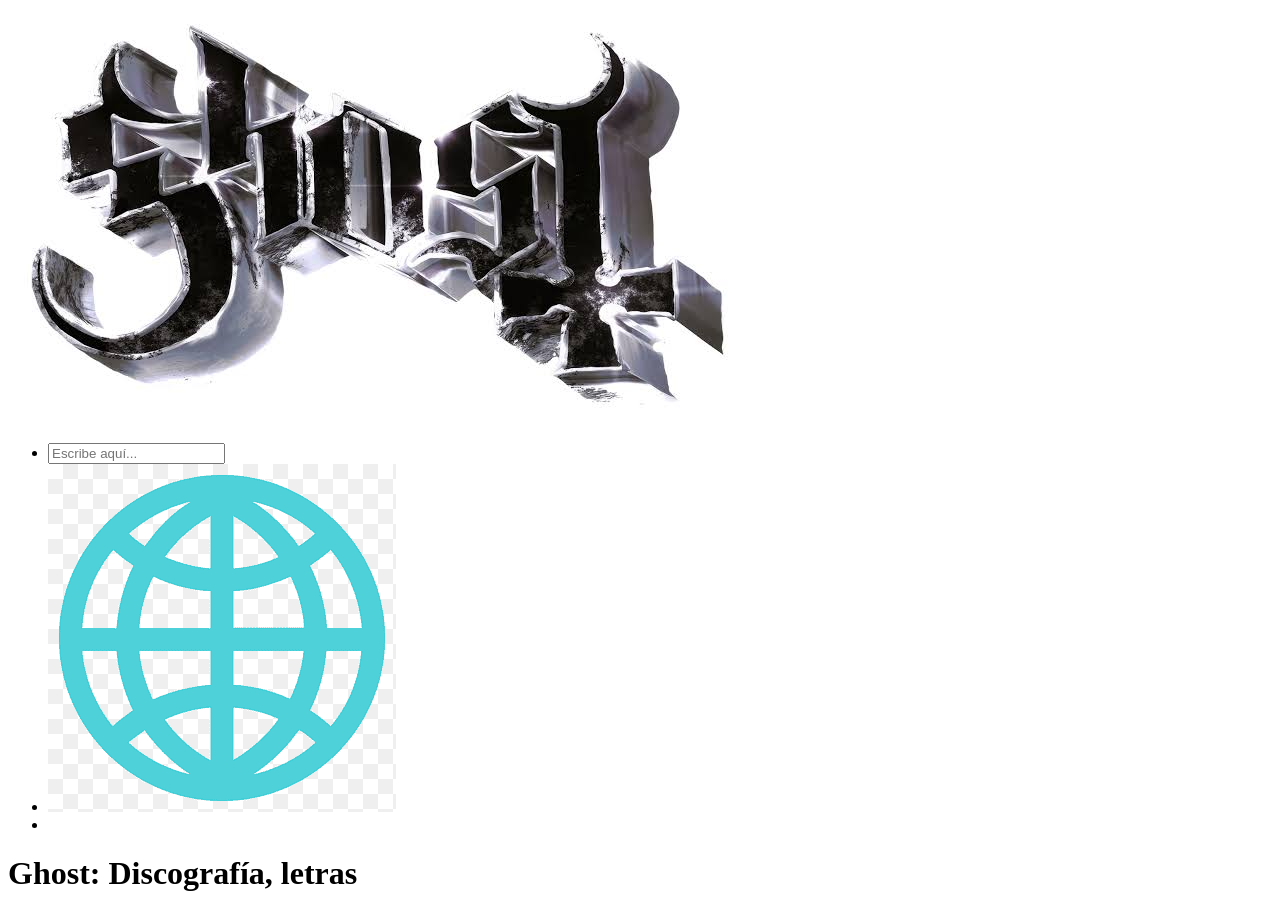
<file: Pagina dinamica/index.html>
<!DOCTYPE html>
<html lang="en">
<head>
    <meta charset="UTF-8">
    <meta name="viewport" content="width=device-width, initial-scale=1.0">
    <title>Document</title>
</head>
<body>
    <header>
        <nav>
            <img src="Imagenes\logo.jpg" alt="">

            <ul>
                <li>
                    <search>
                        <form action="/buscar" method="get">
                            <label for="campo-busqueda"></label>
                            <input type="search" id="campo-busqueda" name="q" placeholder="Escribe aquí..." autocomplete="off">
                        </form>
                    </search>
                </li>

                <li><img src="Imagenes\Globo terraqueo.png" alt=""></li>

                <li></li>
            </ul>
        </nav>
    </header>
    <main>
        <h1>Ghost: Discografía, letras</h1>
    </main>
</body>
</html>
</file>
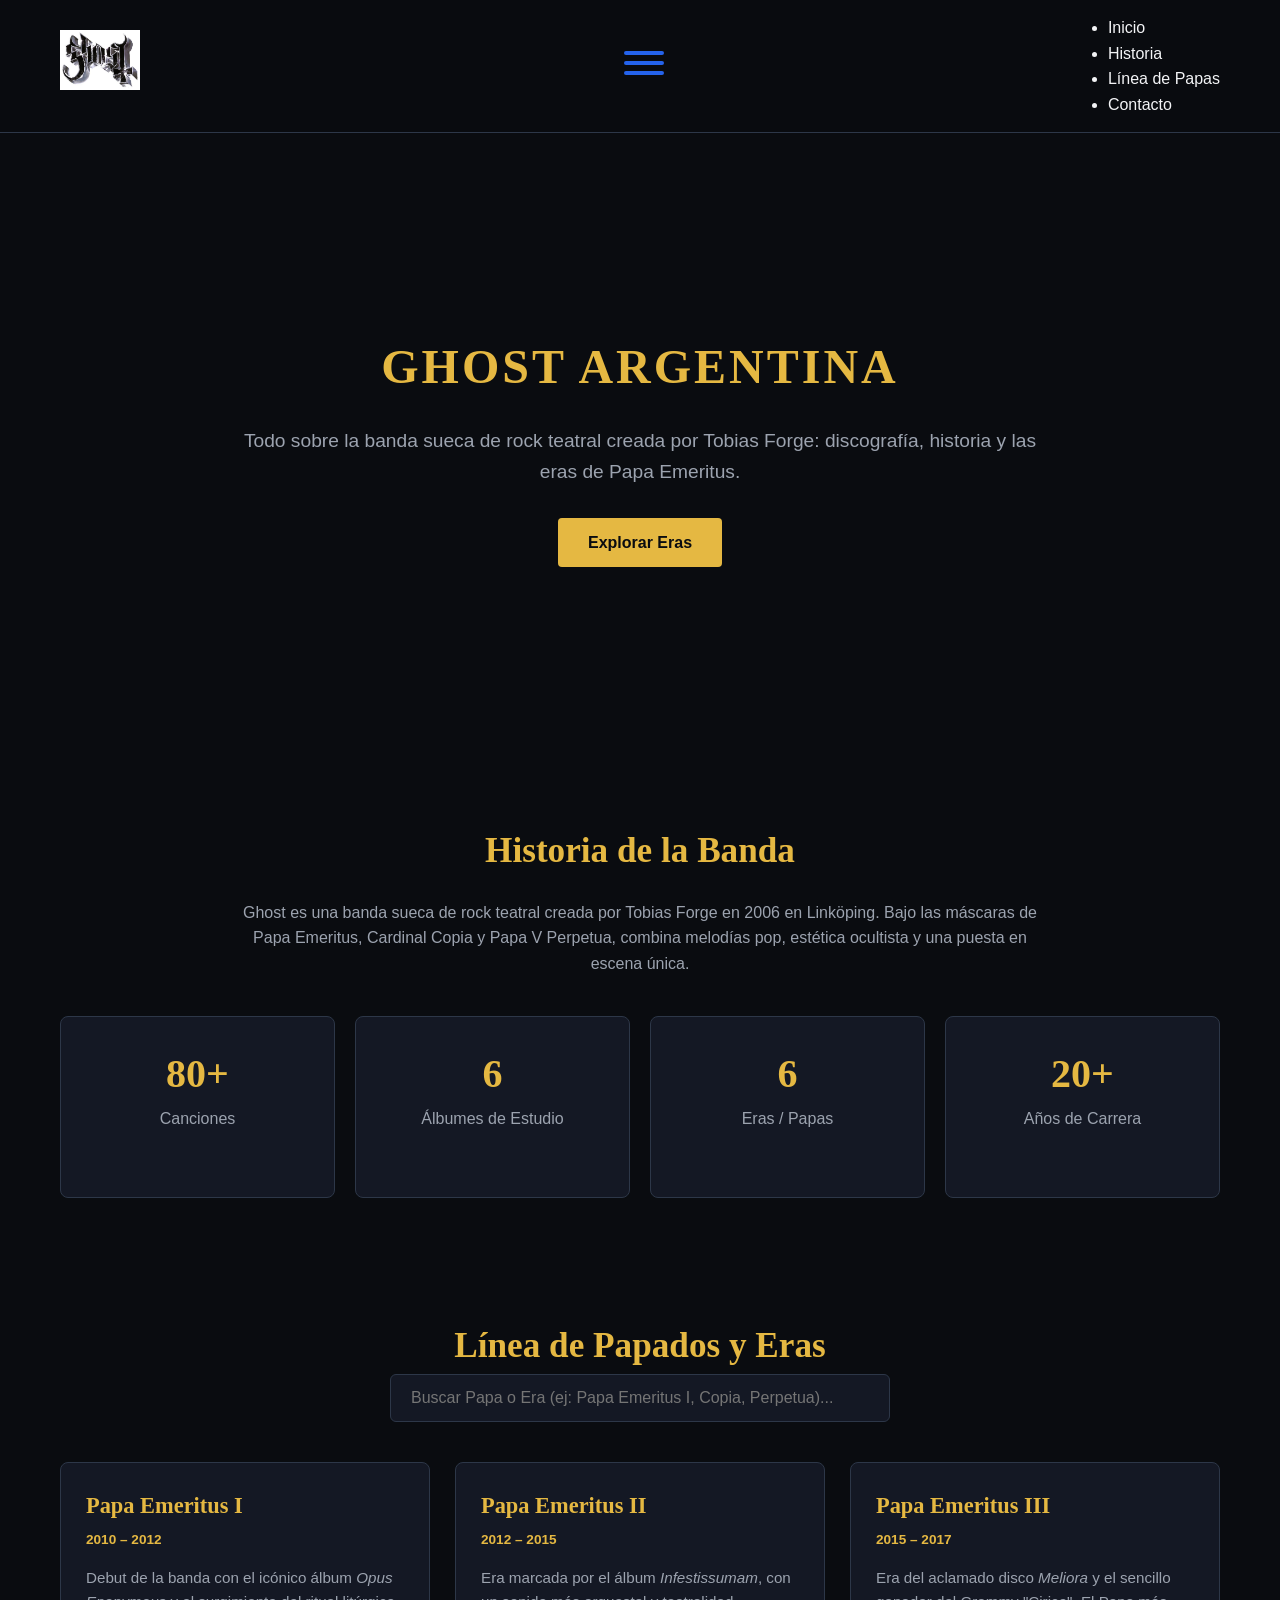
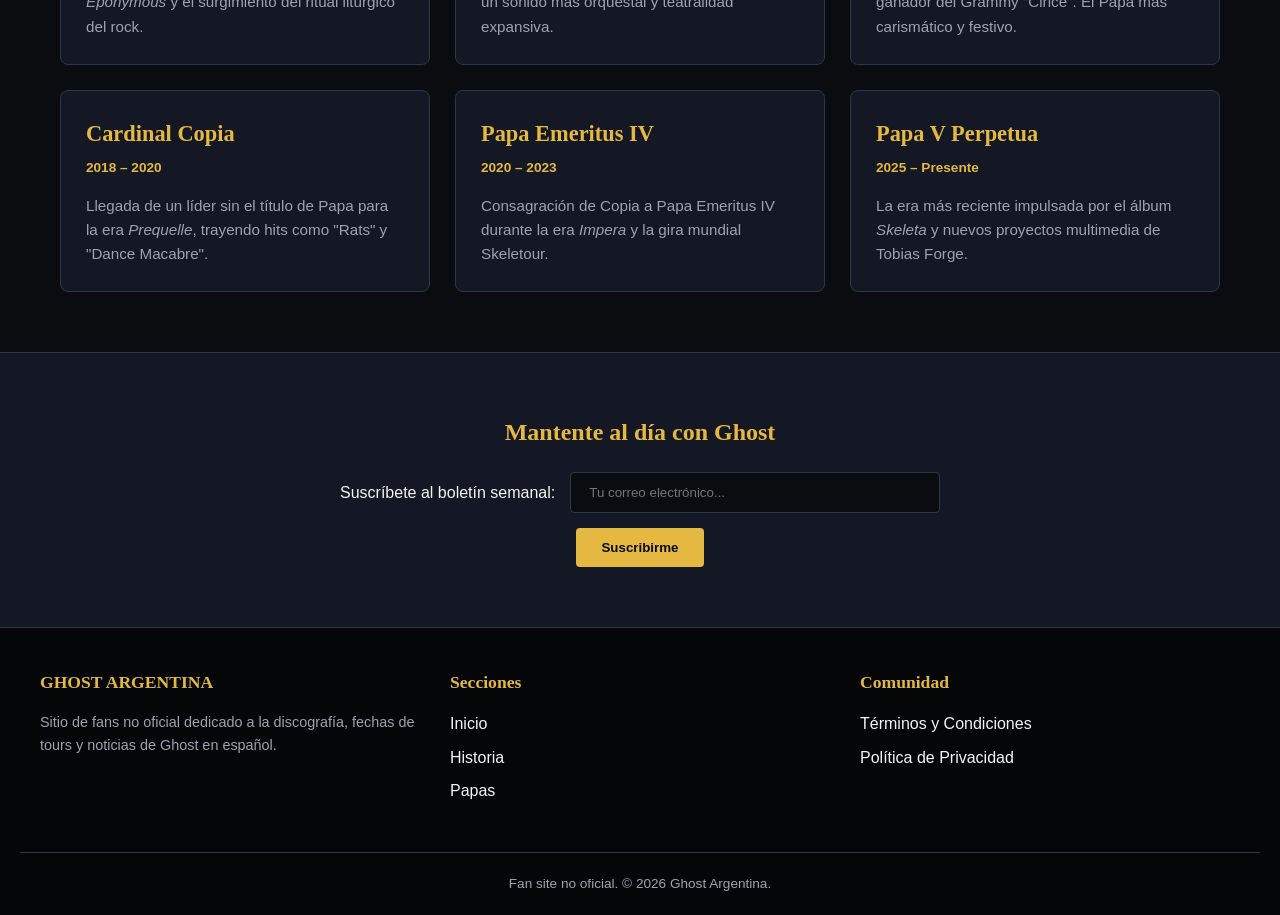
<file: Página dinámica/index.html>
<!DOCTYPE html>
<html lang="en">
<head>
    <meta charset="UTF-8">
    <meta name="viewport" content="width=device-width, initial-scale=1.0">
    <title>Document</title>
    <link rel="stylesheet" href="stile.css">
</head>
<body>
    <header class="header"> 
        <nav class="navbar">

            <div class="logo"> 
                <a href="#inicio"><img src="Imágenes\logo.jpg" alt=""></a> 
            </div>   

            <div class="hamburger" id="hamburger-btn"> 
                <div class="hamburger-inner"></div> 
            </div>

            <ul class="navLinks" id="navLinks"> 
                <li><a href="#inicio">Inicio</a></li> 
                <li><a href="#historia">Historia</a></li> 
                <li><a href="#papas">Línea de Papas</a></li> 
                <li><a href="#contacto">Contacto</a></li> 
            </ul> 

        </nav> 
    </header> 

    <main>  
        <section id="inicio" class="hero-section"> 
            
            <div class="hero-content"> 
                <h1>GHOST ARGENTINA</h1> 
                <p>Todo sobre la banda sueca de rock teatral creada por Tobias Forge: discografía, historia y las eras de Papa Emeritus.</p> 
                <a href="#papas" class="btn-hero">Explorar Eras</a> 
            </div> 

        </section> 

        <section id="historia" class="section-historia"> 
            <h2>Historia de la Banda</h2> 
            <p>Ghost es una banda sueca de rock teatral creada por Tobias Forge en 2006 en Linköping. Bajo las máscaras de Papa Emeritus, Cardinal Copia y Papa V Perpetua, combina melodías pop, estética ocultista y una puesta en escena única.</p> 
            
            <div class="stats-container"> 

                <div class="stat-box"> 
                    <h3>80+</h3> 
                    <p>Canciones</p> 
                </div> 

                <div class="stat-box"> 
                    <h3>6</h3> 
                    <p>Álbumes de Estudio</p> 
                </div> 

                <div class="stat-box"> 
                    <h3>6</h3> 
                    <p>Eras / Papas</p> 
                </div> 

                <div class="stat-box"> 
                    <h3>20+</h3> 
                    <p>Años de Carrera</p> 
                </div> 

            </div> 
        </section>  
        
        <section id="papas" class="section-papas"> 
            <h2>Línea de Papados y Eras</h2>  

            <div class="search-container">  
                <input type="text" id="buscador" placeholder="Buscar Papa o Era (ej: Papa Emeritus I, Copia, Perpetua)...">
            </div>  

            <div class="grid-cards" id="grid-papas"> 
                <article class="card"> 
                    <h3>Papa Emeritus I</h3> 
                    <span class="era-periodo">2010 – 2012</span> 
                    <p>Debut de la banda con el icónico álbum <em>Opus Eponymous</em> y el surgimiento del ritual litúrgico del rock.</p>
                 </article> 

                 <article class="card"> 
                    <h3>Papa Emeritus II</h3> 
                    <span class="era-periodo">2012 – 2015</span> 
                    <p>Era marcada por el álbum <em>Infestissumam</em>, con un sonido más orquestal y teatralidad expansiva.</p> 
                </article> 

                <article class="card"> 
                    <h3>Papa Emeritus III</h3> 
                    <span class="era-periodo">2015 – 2017</span> 
                    <p>Era del aclamado disco <em>Meliora</em> y el sencillo ganador del Grammy "Cirice". El Papa más carismático y festivo.</p> 
                </article> 

                <article class="card"> 
                    <h3>Cardinal Copia</h3> 
                    <span class="era-periodo">2018 – 2020</span> 
                    <p>Llegada de un líder sin el título de Papa para la era <em>Prequelle</em>, trayendo hits como "Rats" y "Dance Macabre".</p> 
                </article> 

                <article class="card"> 
                    <h3>Papa Emeritus IV</h3> 
                    <span class="era-periodo">2020 – 2023</span> 
                    <p>Consagración de Copia a Papa Emeritus IV durante la era <em>Impera</em> y la gira mundial Skeletour.</p> 
                </article> 

                <article class="card"> 
                    <h3>Papa V Perpetua</h3> 
                    <span class="era-periodo">2025 – Presente</span> 
                    <p>La era más reciente impulsada por el álbum <em>Skeleta</em> y nuevos proyectos multimedia de Tobias Forge.</p> 
                </article> 

            </div> 
        </section> 

        <section id="contacto" class="section-contacto"> 
            <h2>Mantente al día con Ghost</h2>  
            <form action="" class="contact-form" method="post">
                <label for="email">Suscríbete al boletín semanal:</label>
                <input type="email" id="email" name="email" placeholder="Tu correo electrónico..." required>
                <button type="submit" class="btn-submit">Suscribirme</button>
            </form>
        </section> 

    </main>  
    <footer class="footer"> 
        <div class="footer-columns"> 
            <div class="footer-col"> 
                <h4>GHOST ARGENTINA</h4> 
                <p>Sitio de fans no oficial dedicado a la discografía, fechas de tours y noticias de Ghost en español.</p> 
            </div> 

            <div class="footer-col"> 
                <h4>Secciones</h4> 
                <ul> 
                    <li><a href="#inicio">Inicio</a></li> 
                    <li><a href="#historia">Historia</a></li> 
                    <li><a href="#papas">Papas</a></li> 
                </ul> 
            </div> 
            <div class="footer-col"> 
                <h4>Comunidad</h4> 
                <ul> 
                    <li><a href="#">Términos y Condiciones</a></li> <li><a href="#">Política de Privacidad</a></li> 
                </ul> 
            </div> 
        </div> 
        <div class="footer-bottom"> 
            <p>Fan site no oficial. © 2026 Ghost Argentina.</p> 
        </div> 
    </footer>
    <script src="script.js"></script>
</body>
</html>
</file>
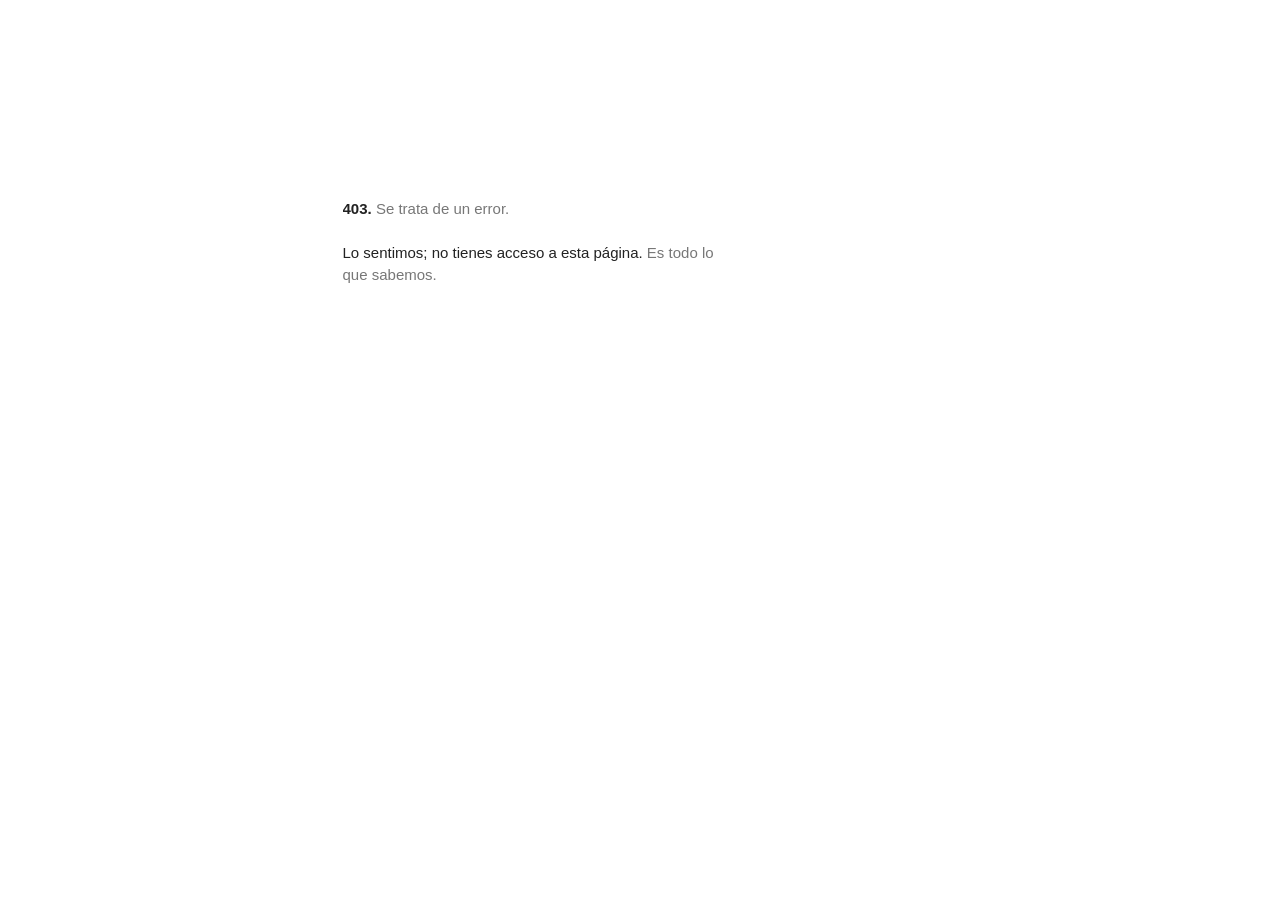
<file: Pagina dinamica/Pag. Secundarias/Ghost Argentina _ Noticias, Shows, Discografía y Letras - Página utlizada_files/0PVLyBYNFj4.html>
<!-- saved from url=(0244)https://access.workspace.google.com/remediate?urlparams=Aexza0u9pLJeiRvkZ8ZRSfECLPoN0PFrJSwrSGUGtXZSLXICts59Wk_dNAGTRGWEX7dK-O-s3s0lGslB18WwQnw&continue=https://www.youtube.com/embed/0PVLyBYNFj4?rel%3D0%26modestbranding%3D1%26iv_load_policy%3D3 -->
<html lang="es-419" dir="ltr"><head><meta http-equiv="Content-Type" content="text/html; charset=UTF-8"><meta name="viewport" content="initial-scale=1, minimum-scale=1, width=device-width"><title>Error 403 (Prohibido)!!1</title><style nonce="">*{margin:0;padding:0}html,code{font:15px/22px arial,sans-serif}html{background:#fff;color:#222;padding:15px}body{color:#222;text-align:unset;margin:7% auto 0;max-width:390px;min-height:180px;padding:30px 0 15px;}* > body{background:url(//www.google.com/images/errors/robot.png) 100% 5px no-repeat;padding-right:205px}p{margin:11px 0 22px;overflow:hidden}pre{white-space:pre-wrap;}ins{color:#777;text-decoration:none}a img{border:0}@media screen and (max-width:772px){body{background:none;margin-top:0;max-width:none;padding-right:0}}#logo{background:url(//www.google.com/images/branding/googlelogo/1x/googlelogo_color_150x54dp.png) no-repeat;margin-left:-5px}@media only screen and (min-resolution:192dpi){#logo{background:url(//www.google.com/images/branding/googlelogo/2x/googlelogo_color_150x54dp.png) no-repeat 0% 0%/100% 100%;-moz-border-image:url(//www.google.com/images/branding/googlelogo/2x/googlelogo_color_150x54dp.png) 0}}@media only screen and (-webkit-min-device-pixel-ratio:2){#logo{background:url(//www.google.com/images/branding/googlelogo/2x/googlelogo_color_150x54dp.png) no-repeat;-webkit-background-size:100% 100%}}#logo{display:inline-block;height:54px;width:150px}</style></head><body><main id="af-error-container" role="main"><a href="https://www.google.com/"><span id="logo" aria-label="Google" role="img"></span></a><p><b>403.</b> <ins>Se trata de un error.</ins></p><p>Lo sentimos; no tienes acceso a esta página. <ins>Es todo lo que sabemos.</ins></p></main></body></html>
</file>
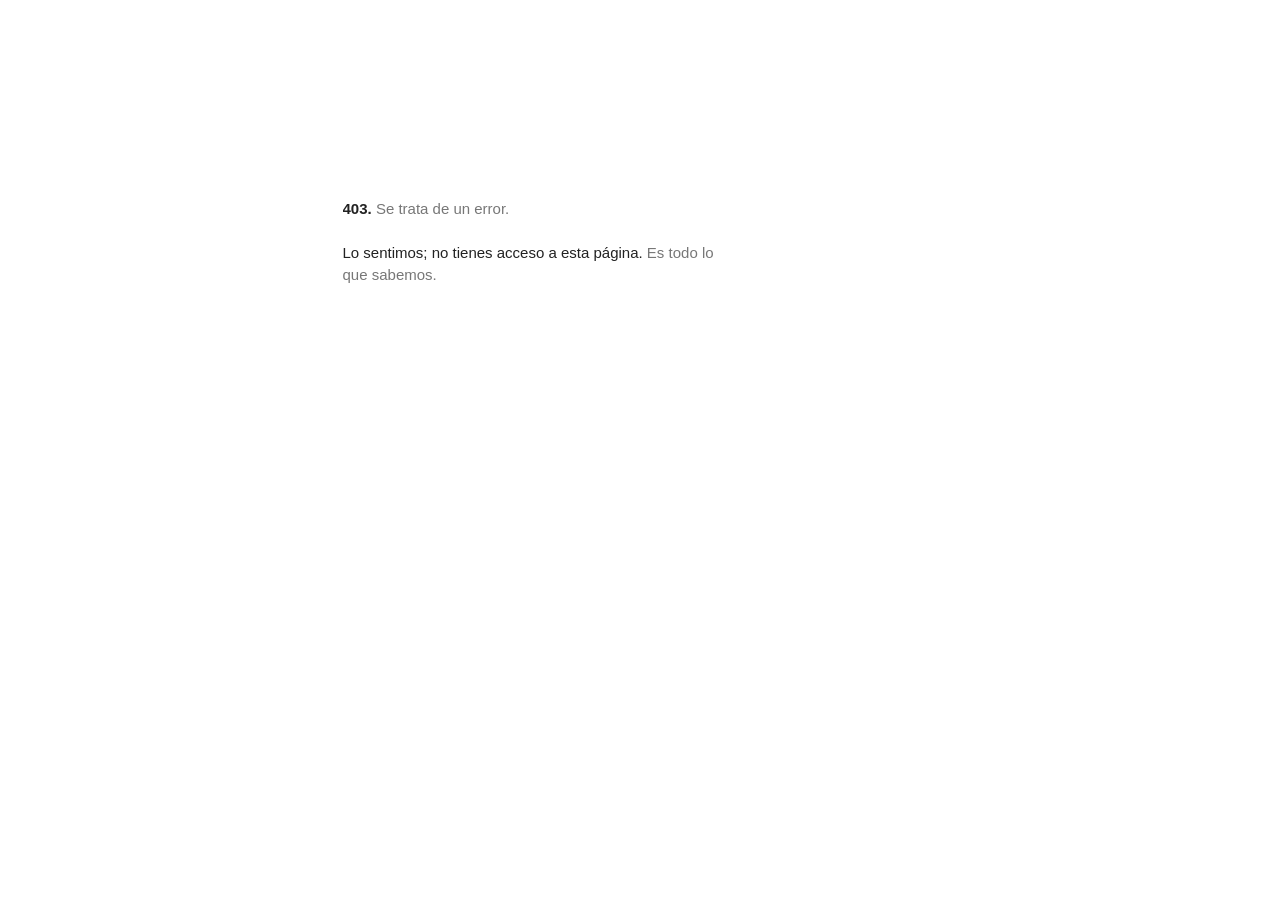
<file: Pagina dinamica/Pag. Secundarias/Ghost Argentina _ Noticias, Shows, Discografía y Letras - Página utlizada_files/KsMKOx6fumc.html>
<!-- saved from url=(0244)https://access.workspace.google.com/remediate?urlparams=Aexza0t5mnGjIVTu831nar7y8K7lr5rEToTU_2wQj1fj00l9v_bSAt8fGl64C-SQ82TeCet-_slxjiHiB65cnHI&continue=https://www.youtube.com/embed/KsMKOx6fumc?rel%3D0%26modestbranding%3D1%26iv_load_policy%3D3 -->
<html lang="es-419" dir="ltr"><head><meta http-equiv="Content-Type" content="text/html; charset=UTF-8"><meta name="viewport" content="initial-scale=1, minimum-scale=1, width=device-width"><title>Error 403 (Prohibido)!!1</title><style nonce="">*{margin:0;padding:0}html,code{font:15px/22px arial,sans-serif}html{background:#fff;color:#222;padding:15px}body{color:#222;text-align:unset;margin:7% auto 0;max-width:390px;min-height:180px;padding:30px 0 15px;}* > body{background:url(//www.google.com/images/errors/robot.png) 100% 5px no-repeat;padding-right:205px}p{margin:11px 0 22px;overflow:hidden}pre{white-space:pre-wrap;}ins{color:#777;text-decoration:none}a img{border:0}@media screen and (max-width:772px){body{background:none;margin-top:0;max-width:none;padding-right:0}}#logo{background:url(//www.google.com/images/branding/googlelogo/1x/googlelogo_color_150x54dp.png) no-repeat;margin-left:-5px}@media only screen and (min-resolution:192dpi){#logo{background:url(//www.google.com/images/branding/googlelogo/2x/googlelogo_color_150x54dp.png) no-repeat 0% 0%/100% 100%;-moz-border-image:url(//www.google.com/images/branding/googlelogo/2x/googlelogo_color_150x54dp.png) 0}}@media only screen and (-webkit-min-device-pixel-ratio:2){#logo{background:url(//www.google.com/images/branding/googlelogo/2x/googlelogo_color_150x54dp.png) no-repeat;-webkit-background-size:100% 100%}}#logo{display:inline-block;height:54px;width:150px}</style></head><body><main id="af-error-container" role="main"><a href="https://www.google.com/"><span id="logo" aria-label="Google" role="img"></span></a><p><b>403.</b> <ins>Se trata de un error.</ins></p><p>Lo sentimos; no tienes acceso a esta página. <ins>Es todo lo que sabemos.</ins></p></main></body></html>
</file>
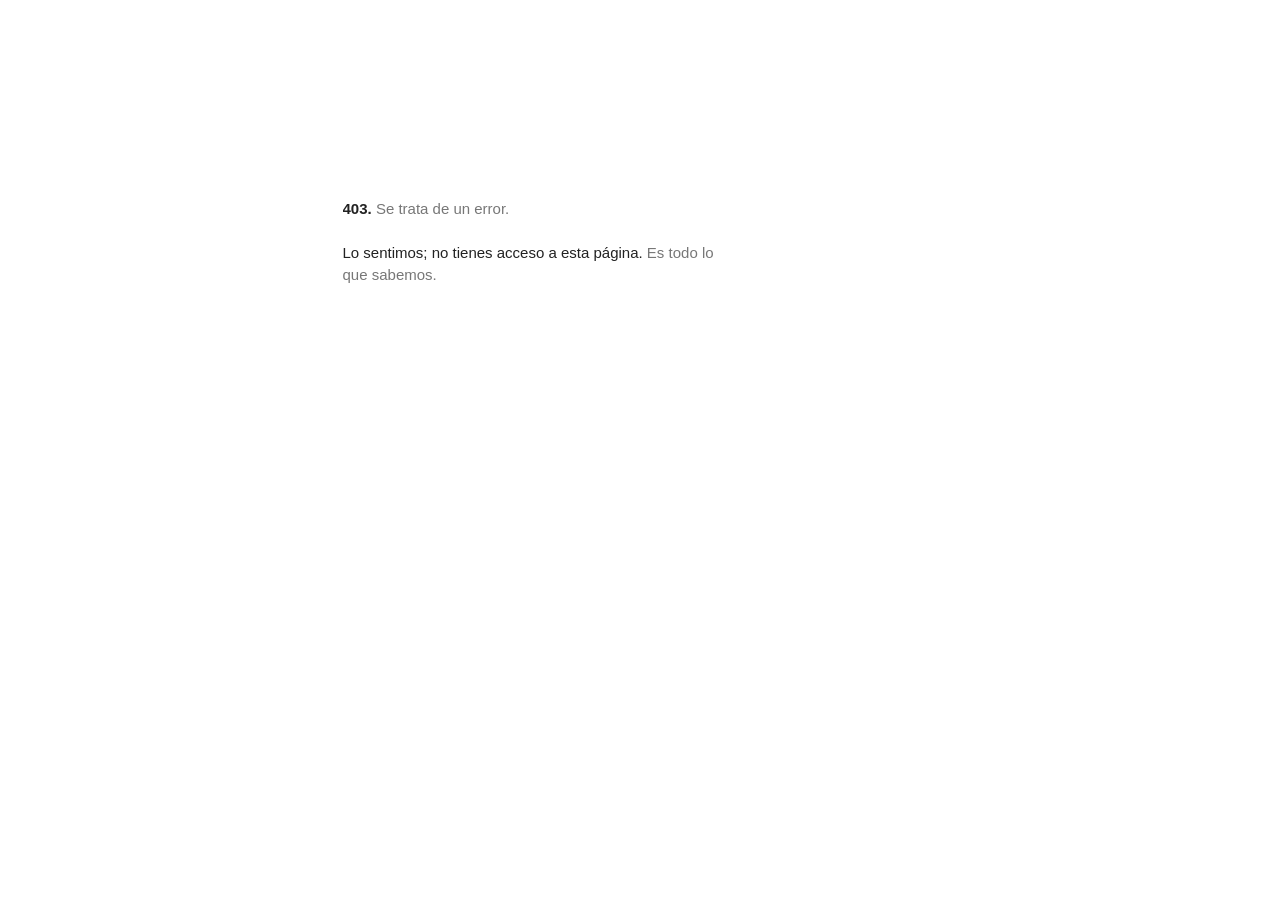
<file: Pagina dinamica/Pag. Secundarias/Ghost Argentina _ Noticias, Shows, Discografía y Letras - Página utlizada_files/lUhiNXKrAiM.html>
<!-- saved from url=(0244)https://access.workspace.google.com/remediate?urlparams=Aexza0ukx5PYqPnAOWd2wOF8czxY2D1B3CPkWsAtEnVXMweFaNtaGuBbh0aS8r6f-ypf5kaIAZRNUZGt1tHT4AY&continue=https://www.youtube.com/embed/lUhiNXKrAiM?rel%3D0%26modestbranding%3D1%26iv_load_policy%3D3 -->
<html lang="es-419" dir="ltr"><head><meta http-equiv="Content-Type" content="text/html; charset=UTF-8"><meta name="viewport" content="initial-scale=1, minimum-scale=1, width=device-width"><title>Error 403 (Prohibido)!!1</title><style nonce="">*{margin:0;padding:0}html,code{font:15px/22px arial,sans-serif}html{background:#fff;color:#222;padding:15px}body{color:#222;text-align:unset;margin:7% auto 0;max-width:390px;min-height:180px;padding:30px 0 15px;}* > body{background:url(//www.google.com/images/errors/robot.png) 100% 5px no-repeat;padding-right:205px}p{margin:11px 0 22px;overflow:hidden}pre{white-space:pre-wrap;}ins{color:#777;text-decoration:none}a img{border:0}@media screen and (max-width:772px){body{background:none;margin-top:0;max-width:none;padding-right:0}}#logo{background:url(//www.google.com/images/branding/googlelogo/1x/googlelogo_color_150x54dp.png) no-repeat;margin-left:-5px}@media only screen and (min-resolution:192dpi){#logo{background:url(//www.google.com/images/branding/googlelogo/2x/googlelogo_color_150x54dp.png) no-repeat 0% 0%/100% 100%;-moz-border-image:url(//www.google.com/images/branding/googlelogo/2x/googlelogo_color_150x54dp.png) 0}}@media only screen and (-webkit-min-device-pixel-ratio:2){#logo{background:url(//www.google.com/images/branding/googlelogo/2x/googlelogo_color_150x54dp.png) no-repeat;-webkit-background-size:100% 100%}}#logo{display:inline-block;height:54px;width:150px}</style></head><body><main id="af-error-container" role="main"><a href="https://www.google.com/"><span id="logo" aria-label="Google" role="img"></span></a><p><b>403.</b> <ins>Se trata de un error.</ins></p><p>Lo sentimos; no tienes acceso a esta página. <ins>Es todo lo que sabemos.</ins></p></main></body></html>
</file>
<file: Página dinámica/stile.css>
:root { 
    --color-bg-primary: #0a0c10; 
    --color-bg-secondary: #141824; 
    --color-accent: #e5b842;
    --color-accent-hover: #fcd34d; 
    --color-text-light: #f3f4f6; 
    --color-text-muted: #9ca3af; 
    --color-border: #2d3748; 
    --font-heading: 'Cinzel', serif; 
    --font-body: 'Montserrat', sans-serif; 
    --transition-fast: 0.3s ease; 
} 

* { margin: 0; 
    padding: 0; 
    box-sizing: border-box; 
} 

body { 
    background-color: var(--color-bg-primary);
    color: var(--color-text-light); 
    font-family: var(--font-body); 
    line-height: 1.6; 
} 

h1, h2, h3, h4 { 
    font-family: var(--font-heading); 
    color: var(--color-accent); 
} 

img{
    width: 80px;
    height: 60px;
}

a { 
    color: var(--color-text-light); 
    text-decoration: none; 
    transition: color var(--transition-fast); 
} 

a:hover { 
    color: var(--color-accent); 
}

.header { 
    background-color: rgba(10, 12, 16, 0.95); 
    position: sticky; 
    top: 0; 
    z-index: 1000; 
    border-bottom: 1px solid var(--color-border); 
    backdrop-filter: blur(5px); 
} 

.navbar { 
    display: flex; 
    justify-content: space-between; 
    align-items: center; 
    max-width: 1200px; 
    margin: 0 auto; 
    padding: 15px 20px; 
} 

.logo a { 
    font-family: var(--font-heading); 
    font-size: 1.5rem; 
    font-weight: 800; 
    color: var(--color-accent); 
    letter-spacing: 2px; 
} 

.nav-links { 
    display: flex; 
    list-style: none; 
    gap: 25px; 
} 

.nav-links a { 
    font-weight: 600; 
    font-size: 0.95rem; 
} 

.hero-section { 
    background: linear-gradient(rgba(10, 12, 16, 0.8), rgba(10, 12, 16, 0.95)); 
    min-height: 70vh; 
    display: flex; 
    justify-content: center; 
    align-items: center; 
    text-align: center; 
    padding: 40px 20px; 
} 

.hero-content { 
    max-width: 800px; 
}

.hero-content h1 { 
    font-size: 3rem; 
    margin-bottom: 20px; 
    letter-spacing: 3px; 
} 

.hero-content p { 
    font-size: 1.2rem; 
    color: var(--color-text-muted); 
    margin-bottom: 30px; 
} 

.btn-hero { 
    background-color: var(--color-accent); 
    color: var(--color-bg-primary); 
    padding: 12px 30px; 
    font-weight: 600; 
    border-radius: 4px; 
    display: inline-block; 
    transition: transform var(--transition-fast), background-color var(--transition-fast); 
} 

.btn-hero:hover { 
    background-color: var(--color-accent-hover); 
    color: var(--color-bg-primary); 
    transform: translateY(-3px); 
}

.section-historia { 
    max-width: 1200px; 
    margin: 0 auto; 
    padding: 60px 20px; 
    text-align: center; 
} 

.section-historia h2 { 
    font-size: 2.2rem; 
    margin-bottom: 20px; 
} 

.section-historia p { 
    max-width: 800px; 
    margin: 0 auto 40px auto; 
    color: var(--color-text-muted); 
} 

.stats-container { 
    display: flex; 
    justify-content: space-around; 
    flex-wrap: wrap; 
    gap: 20px; 
} 

.stat-box { 
    background-color: var(--color-bg-secondary); 
    border: 1px solid var(--color-border); 
    border-radius: 8px; 
    padding: 25px; 
    flex: 1 1 200px; 
    transition: transform var(--transition-fast); 
} 

.stat-box:hover { 
    transform: translateY(-5px); 
    border-color: var(--color-accent); 
} 

.stat-box h3 { 
    font-size: 2.5rem; 
} 

.section-papas { 
    max-width: 1200px; 
    margin: 0 auto; 
    padding: 60px 20px; 
} 

.section-papas h2 { 
    text-align: center; 
    font-size: 2.2rem; 
} 

.subtitle { 
    text-align: center; 
    color: var(--color-text-muted); 
    margin-bottom: 30px; 
} 

.search-container { 
    max-width: 500px; 
    margin: 0 auto 40px auto; 
} 

#buscador { 
    width: 100%; 
    padding: 14px 20px; 
    background-color: var(--color-bg-secondary); 
    border: 1px solid var(--color-border); 
    border-radius: 6px; 
    color: var(--color-text-light); 
    font-size: 1rem; 
    outline: none; 
    transition: border-color var(--transition-fast); 
}

#buscador:focus { 
    border-color: var(--color-accent); 
} 

.grid-cards { 
    display: grid; 
    grid-template-columns: repeat(3, 1fr); 
    gap: 25px; 
} 

.card { 
    background-color: var(--color-bg-secondary); 
    border: 1px solid var(--color-border); 
    border-radius: 8px; 
    padding: 25px; 
    transition: transform var(--transition-fast), border-color var(--transition-fast), box-shadow var(--transition-fast); 
} 

.card:hover { 
    transform: translateY(-5px); 
    border-color: var(--color-accent); 
    box-shadow: 0 10px 20px rgba(229, 184, 66, 0.1); 
} 

.card h3 { 
    font-size: 1.4rem; 
    margin-bottom: 5px; 
} 

.era-periodo { 
    display: block; 
    font-size: 0.85rem; 
    color: var(--color-accent); 
    font-weight: 600; 
    margin-bottom: 15px; 
} 

.card p { 
    color: var(--color-text-muted); 
    font-size: 0.95rem; 
} 

.section-contacto { 
    background-color: var(--color-bg-secondary); 
    padding: 60px 20px; 
    text-align: center; 
    border-top: 1px solid var(--color-border); 
} 

.contact-form { 
    display: flex; 
    justify-content: center; 
    align-items: center; 
    flex-wrap: wrap; 
    gap: 15px; 
    max-width: 600px; 
    margin: 20px auto 0 auto; 
} 

.contact-form input[type="email"] { 
    padding: 12px 18px; 
    border-radius: 4px; 
    border: 1px solid var(--color-border); 
    background-color: var(--color-bg-primary); 
    color: var(--color-text-light); 
    flex: 1 1 250px; 
} 

.btn-submit { 
    background-color: var(--color-accent); 
    color: var(--color-bg-primary); 
    border: none; 
    padding: 12px 25px; 
    font-weight: bold; 
    border-radius: 4px; 
    cursor: pointer; 
    transition: background-color var(--transition-fast); 
} 

.btn-submit:hover { 
    background-color: var(--color-accent-hover); 
}  

.footer { 
    background-color: #050608; 
    border-top: 1px solid var(--color-border); 
    padding: 40px 20px 20px 20px; 
} 

.footer-columns { 
    display: flex; 
    justify-content: space-between; 
    flex-wrap: wrap; 
    max-width: 1200px; 
    margin: 0 auto;
    gap: 30px; 
} 

.footer-col { 
    flex: 1 1 250px; 
}

.footer-col h4 { 
    margin-bottom: 15px; 
    font-size: 1.1rem; 
} 

.footer-col ul { 
    list-style: none; 
} 

.footer-col li { 
    margin-bottom: 8px; 
} 

.footer-col p { 
    color: var(--color-text-muted); 
    font-size: 0.9rem; 
} 

.footer-bottom { 
    text-align: center; 
    margin-top: 40px; 
    padding-top: 20px; 
    border-top: 1px solid var(--color-border); 
    color: var(--color-text-muted); 
    font-size: 0.85rem; 
} 

@media (max-width: 1024px) { 
    .grid-cards { 
        grid-template-columns: repeat(2, 1fr); 
    } 
} 

@media (max-width: 768px) { 
    .hamburger-btn { 
        display: flex; 
    } 
    .nav-links { 
        display: none;  
        flex-direction: column; 
        position: absolute; 
        top: 100%; 
        left: 0; 
        width: 100%; 
        background-color: var(--color-bg-primary); 
        padding: 20px; 
        border-bottom: 1px solid var(--color-border); 
        gap: 15px; 
    } 
    .nav-links.active { 
        display: flex; 
    } 
    .hero-content h1 { 
        font-size: 2.2rem; 
    } 
    .grid-cards {
        grid-template-columns: 1fr;  
    } 
    .stats-container { 
        flex-direction: column; 
    } 
}

.hamburger { 
    min-height: 30px; 
    max-width: 50px; 
    position: relative; 
    cursor: pointer; 
} 

.hamburger-inner, .hamburger-inner::after, .hamburger-inner::before { 
    background-color: #2563eb;
    position: absolute; 
    width: 40px; 
    height: 4px; 
    border-radius: 5px; 
    content: ''; 
    transition-timing-function: ease; 
    transition-duration: 0.2s;
    transition-property: transform, opacity; 
} 

.hamburger-inner::before { 
    top: 10px; 
} 

.hamburger-inner::after { 
    top: 20px; 
}  

.hamburger.open .hamburger-inner { 
    transform: translate3d(0, 10px, 0) rotate(45deg); 
} 

.hamburger.open .hamburger-inner::before { 
    transform: translate3d(0, -20px, 0) rotate(90deg); 
} 

.hamburger.open .hamburger-inner::after { 
    transform: translate3d(0, -20px, 0) rotate(-90deg); 
}
</file>
